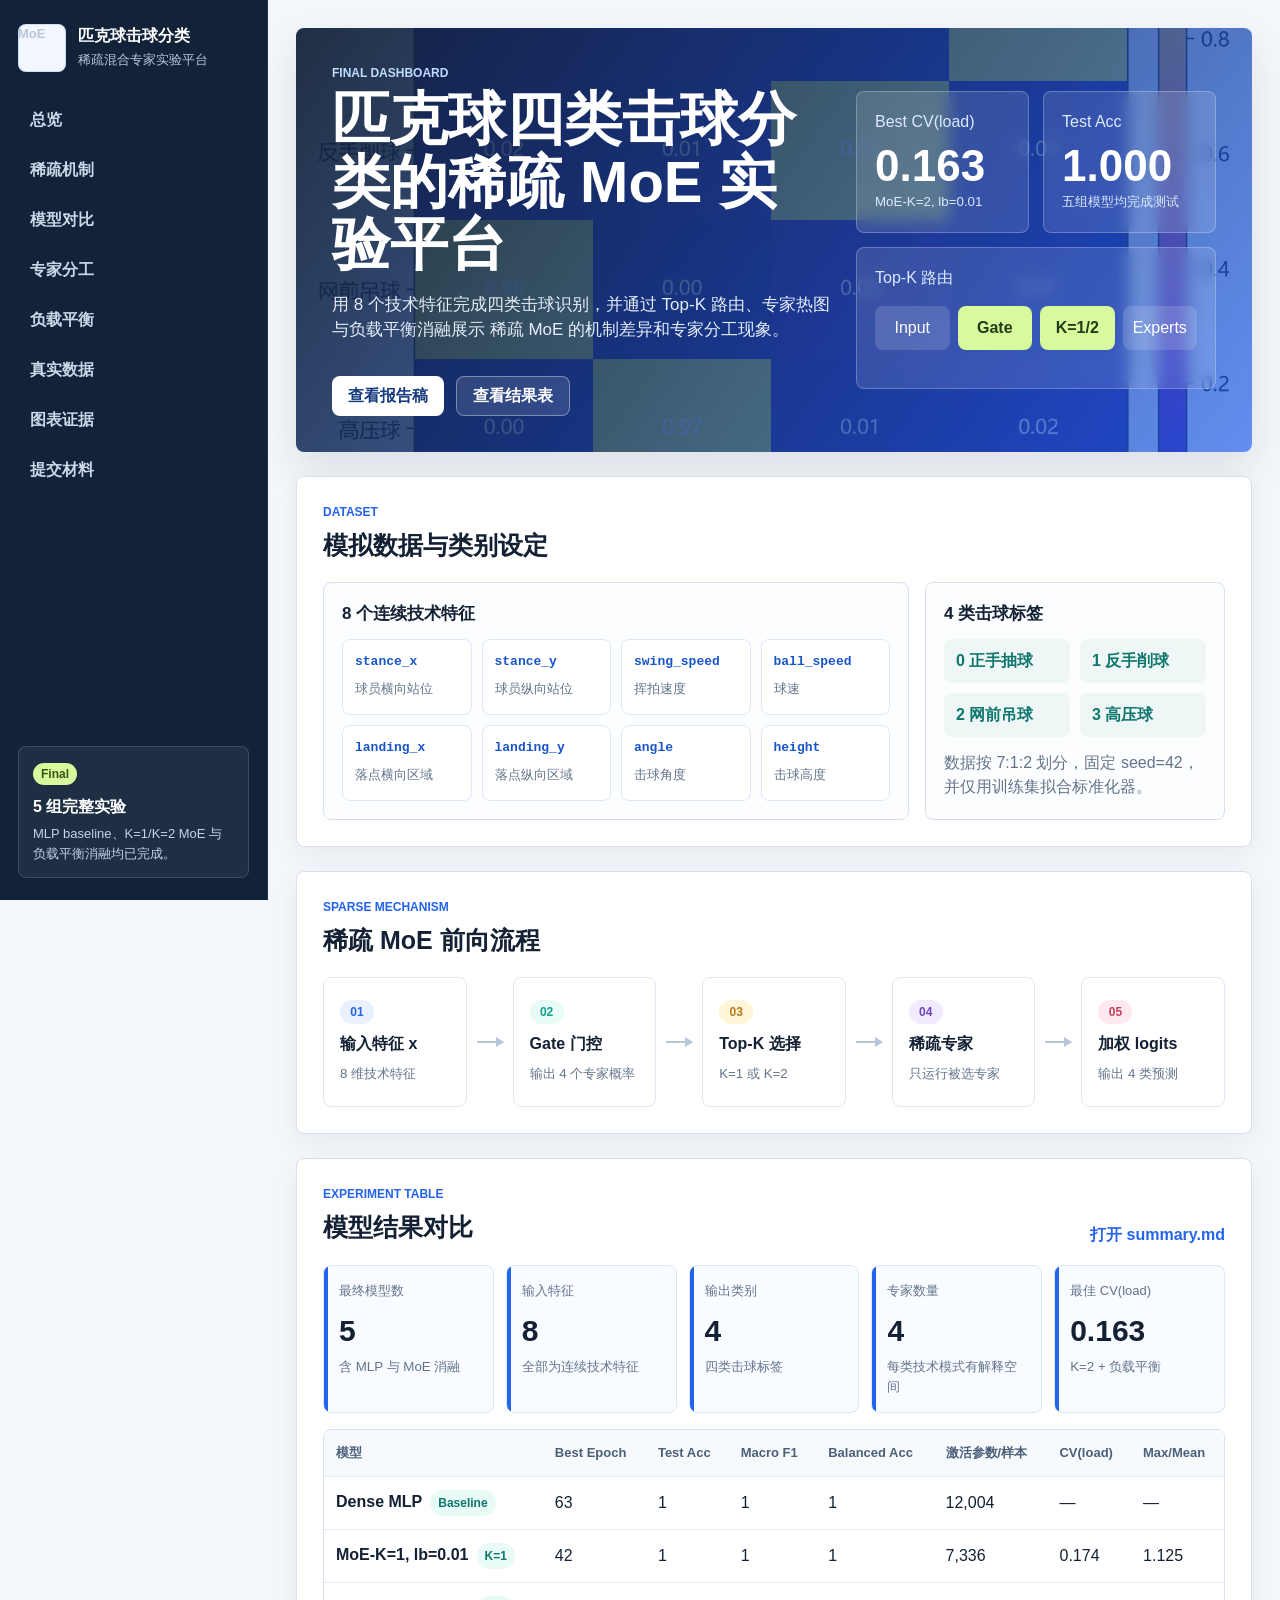
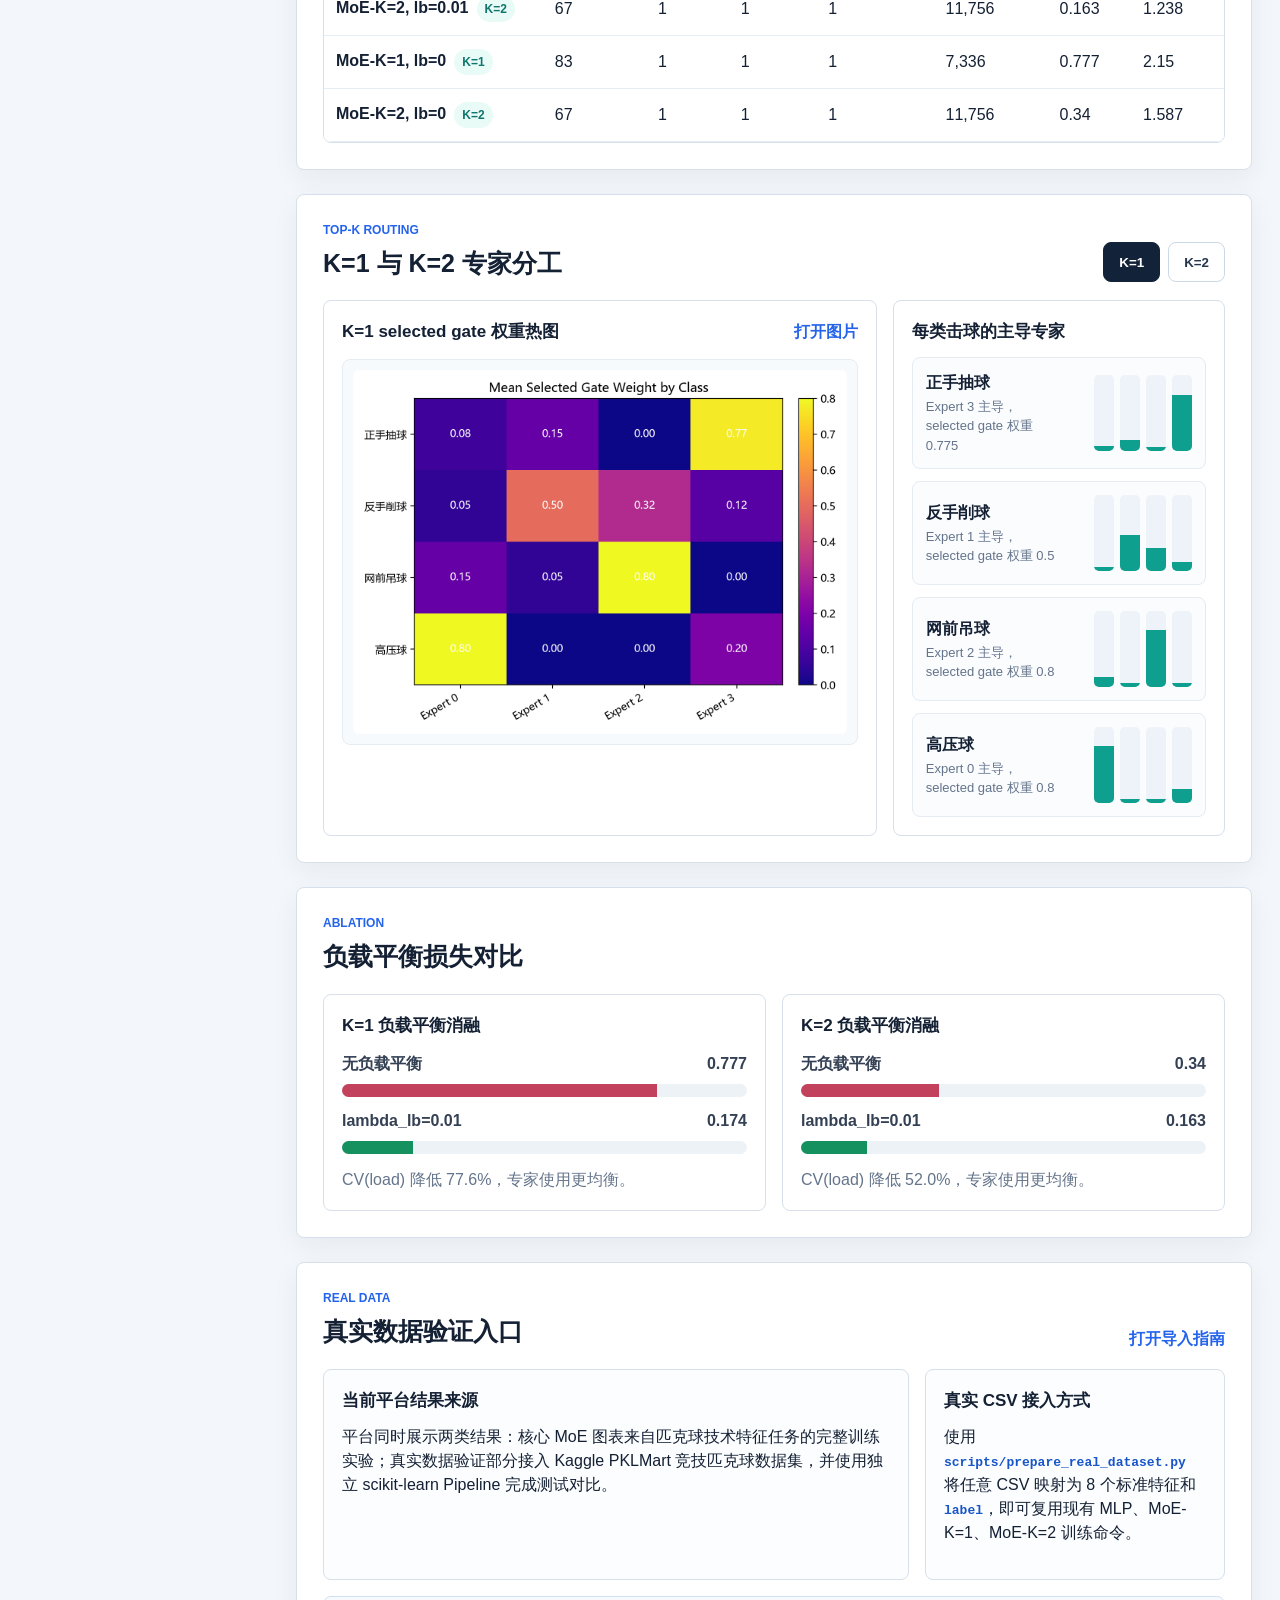
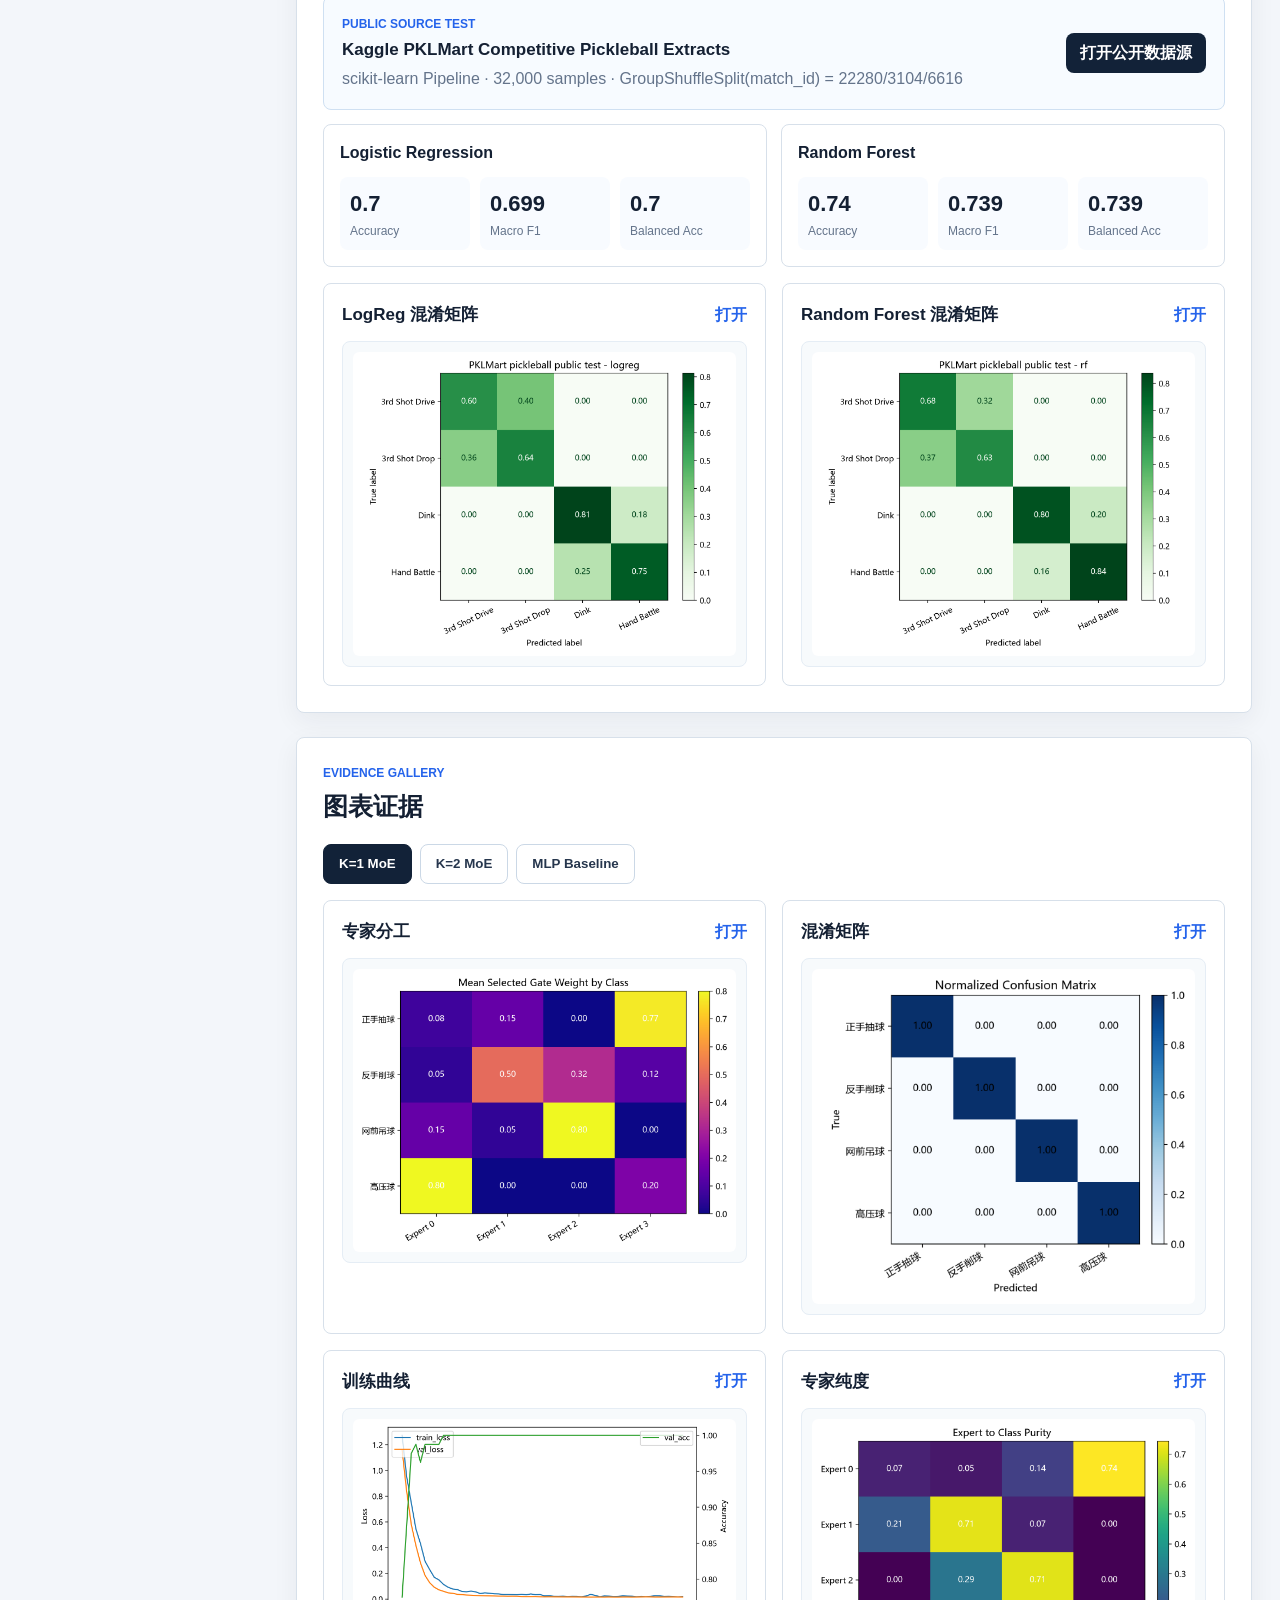
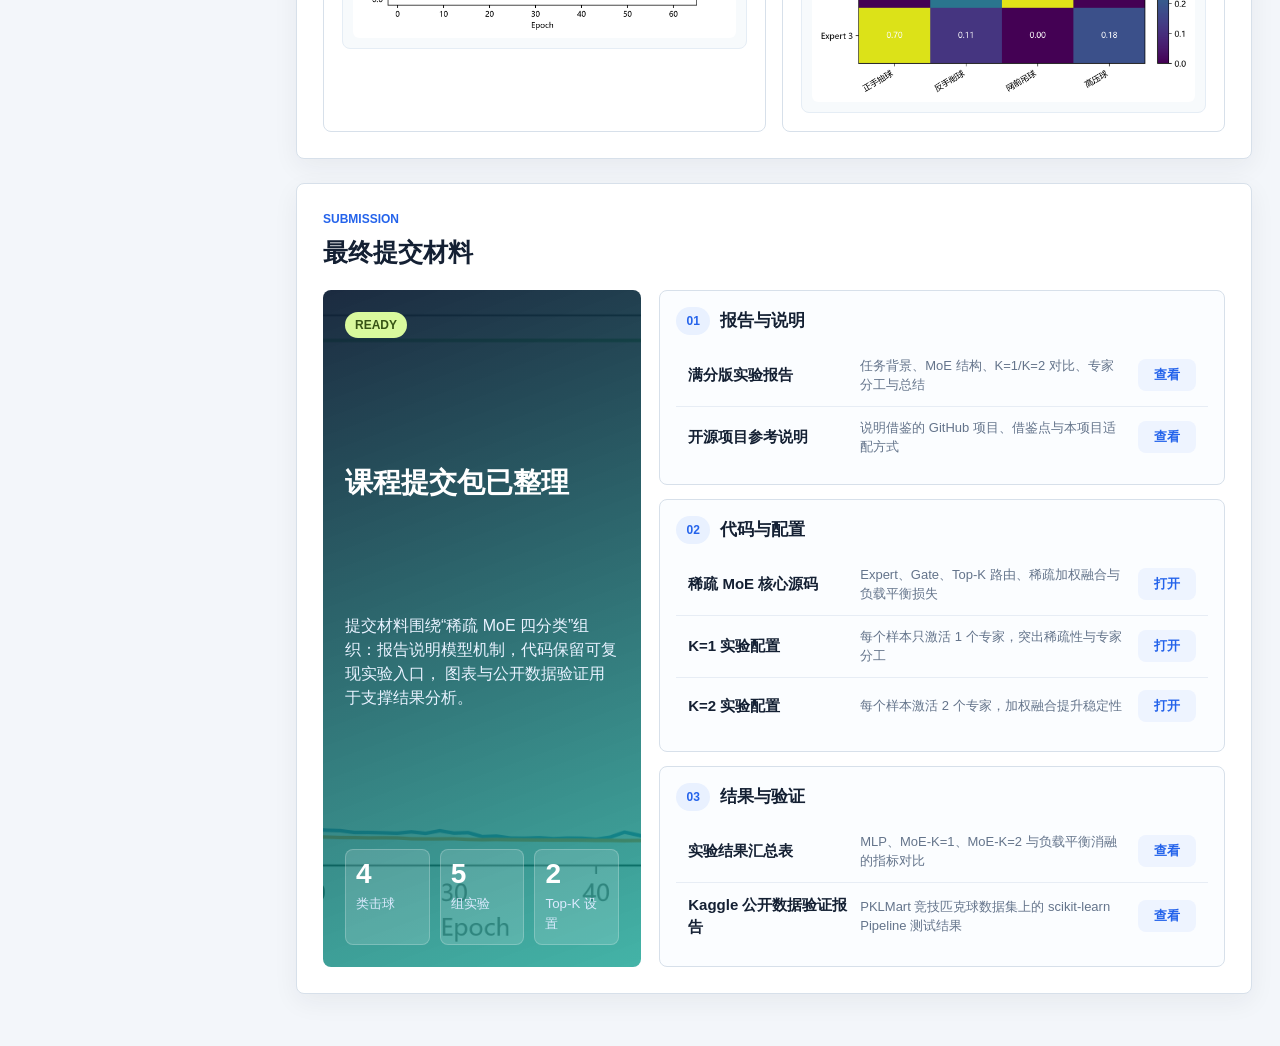
<file: platform/index.html>
<!doctype html>
<html lang="zh-CN">
  <head>
    <meta charset="utf-8" />
    <meta name="viewport" content="width=device-width, initial-scale=1" />
    <title>匹克球稀疏 MoE 实验平台</title>
    <link rel="stylesheet" href="styles.css?v=doc-fallback-2" />
  </head>
  <body>
    <aside class="sidebar" aria-label="平台导航">
      <div class="brand">
        <span class="brand-mark">MoE</span>
        <div>
          <strong>匹克球击球分类</strong>
          <span>稀疏混合专家实验平台</span>
        </div>
      </div>
      <nav>
        <a href="#overview">总览</a>
        <a href="#pipeline">稀疏机制</a>
        <a href="#models">模型对比</a>
        <a href="#routing">专家分工</a>
        <a href="#balance">负载平衡</a>
        <a href="#realdata">真实数据</a>
        <a href="#figures">图表证据</a>
        <a href="#artifacts">提交材料</a>
      </nav>
      <div class="sidebar-note">
        <span>Final</span>
        <strong>5 组完整实验</strong>
        <p>MLP baseline、K=1/K=2 MoE 与负载平衡消融均已完成。</p>
      </div>
    </aside>

    <main class="main">
      <section id="overview" class="hero-band">
        <div class="hero-copy">
          <div class="eyebrow">Final Dashboard</div>
          <h1>匹克球四类击球分类的稀疏 MoE 实验平台</h1>
          <p>
            用 8 个技术特征完成四类击球识别，并通过 Top-K 路由、专家热图与负载平衡消融展示
            稀疏 MoE 的机制差异和专家分工现象。
          </p>
          <div class="hero-actions">
            <a href="doc.html?viewer=2&amp;src=../docs/final_report_full_score.md&amp;title=满分版报告稿">查看报告稿</a>
            <a href="doc.html?viewer=2&amp;src=../runs/summary.md&amp;title=实验汇总表">查看结果表</a>
          </div>
        </div>
        <div class="hero-dashboard" aria-label="关键实验指标">
          <div class="hero-score">
            <span>Best CV(load)</span>
            <strong>0.163</strong>
            <small>MoE-K=2, lb=0.01</small>
          </div>
          <div class="hero-score">
            <span>Test Acc</span>
            <strong>1.000</strong>
            <small>五组模型均完成测试</small>
          </div>
          <div class="hero-score wide">
            <span>Top-K 路由</span>
            <div class="route-mini">
              <i>Input</i>
              <b>Gate</b>
              <b>K=1/2</b>
              <i>Experts</i>
            </div>
          </div>
        </div>
      </section>

      <section class="section">
        <div class="section-heading">
          <div>
            <p>Dataset</p>
            <h2>模拟数据与类别设定</h2>
          </div>
        </div>
        <div class="overview-grid">
          <article class="surface">
            <h3>8 个连续技术特征</h3>
            <div class="feature-grid" id="featureGrid"></div>
          </article>
          <article class="surface insight-card">
            <h3>4 类击球标签</h3>
            <div class="label-chips">
              <span>0 正手抽球</span>
              <span>1 反手削球</span>
              <span>2 网前吊球</span>
              <span>3 高压球</span>
            </div>
            <p>数据按 7:1:2 划分，固定 seed=42，并仅用训练集拟合标准化器。</p>
          </article>
        </div>
      </section>

      <section id="pipeline" class="section">
        <div class="section-heading">
          <div>
            <p>Sparse Mechanism</p>
            <h2>稀疏 MoE 前向流程</h2>
          </div>
        </div>
        <div class="pipeline" aria-label="MoE 前向流程图">
          <div class="pipe-node input"><span>01</span><strong>输入特征 x</strong><small>8 维技术特征</small></div>
          <div class="pipe-arrow"></div>
          <div class="pipe-node gate"><span>02</span><strong>Gate 门控</strong><small>输出 4 个专家概率</small></div>
          <div class="pipe-arrow"></div>
          <div class="pipe-node topk"><span>03</span><strong>Top-K 选择</strong><small>K=1 或 K=2</small></div>
          <div class="pipe-arrow"></div>
          <div class="pipe-node experts"><span>04</span><strong>稀疏专家</strong><small>只运行被选专家</small></div>
          <div class="pipe-arrow"></div>
          <div class="pipe-node logits"><span>05</span><strong>加权 logits</strong><small>输出 4 类预测</small></div>
        </div>
      </section>

      <section id="models" class="section">
        <div class="section-heading">
          <div>
            <p>Experiment Table</p>
            <h2>模型结果对比</h2>
          </div>
          <a class="ghost-link" href="doc.html?viewer=2&amp;src=../runs/summary.md&amp;title=实验汇总表">打开 summary.md</a>
        </div>
        <div class="metrics-strip" id="topMetrics"></div>
        <div class="table-wrap">
          <table id="resultsTable">
            <thead>
              <tr>
                <th>模型</th>
                <th>Best Epoch</th>
                <th>Test Acc</th>
                <th>Macro F1</th>
                <th>Balanced Acc</th>
                <th>激活参数/样本</th>
                <th>CV(load)</th>
                <th>Max/Mean</th>
              </tr>
            </thead>
            <tbody></tbody>
          </table>
        </div>
      </section>

      <section id="routing" class="section">
        <div class="section-heading">
          <div>
            <p>Top-K Routing</p>
            <h2>K=1 与 K=2 专家分工</h2>
          </div>
          <div class="segmented" role="tablist" aria-label="专家分工视图">
            <button class="segment active" data-routing="k1" type="button">K=1</button>
            <button class="segment" data-routing="k2" type="button">K=2</button>
          </div>
        </div>
        <div class="routing-grid">
          <article class="image-panel">
            <div class="panel-title">
              <h3 id="routingTitle">K=1 selected gate 权重热图</h3>
              <a id="routingImageLink" href="#" target="_blank" rel="noreferrer">打开图片</a>
            </div>
            <div class="image-frame">
              <img id="routingImage" src="" alt="专家分工热图" />
            </div>
          </article>
          <article class="data-panel">
            <h3>每类击球的主导专家</h3>
            <div id="dominantExperts" class="dominant-list"></div>
          </article>
        </div>
      </section>

      <section id="balance" class="section">
        <div class="section-heading">
          <div>
            <p>Ablation</p>
            <h2>负载平衡损失对比</h2>
          </div>
        </div>
        <div class="balance-grid" id="balanceCards"></div>
      </section>

      <section id="realdata" class="section">
        <div class="section-heading">
          <div>
            <p>Real Data</p>
            <h2>真实数据验证入口</h2>
          </div>
          <a class="ghost-link" href="doc.html?viewer=2&amp;src=../docs/real_data_guide.md&amp;title=真实数据导入指南">打开导入指南</a>
        </div>
        <div class="overview-grid">
          <article class="surface">
            <h3>当前平台结果来源</h3>
            <p>
              平台同时展示两类结果：核心 MoE 图表来自匹克球技术特征任务的完整训练实验；真实数据验证部分接入
              Kaggle PKLMart 竞技匹克球数据集，并使用独立 scikit-learn Pipeline 完成测试对比。
            </p>
          </article>
          <article class="surface">
            <h3>真实 CSV 接入方式</h3>
            <p>
              使用 <code>scripts/prepare_real_dataset.py</code> 将任意 CSV 映射为 8 个标准特征和
              <code>label</code>，即可复用现有 MLP、MoE-K=1、MoE-K=2 训练命令。
            </p>
          </article>
        </div>
        <div class="public-source-card">
          <div>
            <p>Public Source Test</p>
            <h3 id="publicSourceName">SCORE Grand Slam Tennis Shot-Level Data</h3>
            <span id="publicMethod">scikit-learn Pipeline</span>
          </div>
          <a id="publicSourceLink" href="#" target="_blank" rel="noreferrer">打开公开数据源</a>
        </div>
        <div class="public-results-grid" id="publicResults"></div>
        <div class="figure-grid public-figures" id="publicFigures"></div>
      </section>

      <section id="figures" class="section">
        <div class="section-heading">
          <div>
            <p>Evidence Gallery</p>
            <h2>图表证据</h2>
          </div>
        </div>
        <div class="figure-tabs" id="figureTabs"></div>
        <div class="figure-grid" id="figureGrid"></div>
      </section>

      <section id="artifacts" class="section">
        <div class="section-heading">
          <div>
            <p>Submission</p>
            <h2>最终提交材料</h2>
          </div>
        </div>
        <div class="submission-panel">
          <article class="submission-summary">
            <span class="submission-tag">Ready</span>
            <h3>课程提交包已整理</h3>
            <p>
              提交材料围绕“稀疏 MoE 四分类”组织：报告说明模型机制，代码保留可复现实验入口，
              图表与公开数据验证用于支撑结果分析。
            </p>
            <div class="submission-stats" aria-label="提交材料概览">
              <span><strong>4</strong><small>类击球</small></span>
              <span><strong>5</strong><small>组实验</small></span>
              <span><strong>2</strong><small>Top-K 设置</small></span>
            </div>
          </article>

          <div class="submission-list" aria-label="最终提交材料列表">
            <section class="submission-group">
              <div class="submission-group-title">
                <span>01</span>
                <h3>报告与说明</h3>
              </div>
              <a class="submission-row" href="doc.html?viewer=2&amp;src=../docs/final_report_full_score.md&amp;title=满分版报告稿">
                <strong>满分版实验报告</strong>
                <span>任务背景、MoE 结构、K=1/K=2 对比、专家分工与总结</span>
                <b>查看</b>
              </a>
              <a class="submission-row" href="doc.html?viewer=2&amp;src=../docs/github_references.md&amp;title=GitHub 参考说明">
                <strong>开源项目参考说明</strong>
                <span>说明借鉴的 GitHub 项目、借鉴点与本项目适配方式</span>
                <b>查看</b>
              </a>
            </section>

            <section class="submission-group">
              <div class="submission-group-title">
                <span>02</span>
                <h3>代码与配置</h3>
              </div>
              <a class="submission-row" href="../src/pickleball_moe/models/moe.py">
                <strong>稀疏 MoE 核心源码</strong>
                <span>Expert、Gate、Top-K 路由、稀疏加权融合与负载平衡损失</span>
                <b>打开</b>
              </a>
              <a class="submission-row" href="../configs/moe_k1.yaml">
                <strong>K=1 实验配置</strong>
                <span>每个样本只激活 1 个专家，突出稀疏性与专家分工</span>
                <b>打开</b>
              </a>
              <a class="submission-row" href="../configs/moe_k2.yaml">
                <strong>K=2 实验配置</strong>
                <span>每个样本激活 2 个专家，加权融合提升稳定性</span>
                <b>打开</b>
              </a>
            </section>

            <section class="submission-group">
              <div class="submission-group-title">
                <span>03</span>
                <h3>结果与验证</h3>
              </div>
              <a class="submission-row" href="doc.html?viewer=2&amp;src=../runs/summary.md&amp;title=实验汇总表">
                <strong>实验结果汇总表</strong>
                <span>MLP、MoE-K=1、MoE-K=2 与负载平衡消融的指标对比</span>
                <b>查看</b>
              </a>
              <a class="submission-row" href="doc.html?viewer=2&amp;src=../docs/pklmart_public_test_report.md&amp;title=PKLMart 公开数据测试报告">
                <strong>Kaggle 公开数据验证报告</strong>
                <span>PKLMart 竞技匹克球数据集上的 scikit-learn Pipeline 测试结果</span>
                <b>查看</b>
              </a>
            </section>
          </div>
        </div>
      </section>
    </main>

    <script src="data.js?v=doc-fallback-2"></script>
    <script src="app.js?v=doc-fallback-2"></script>
  </body>
</html>
</file>
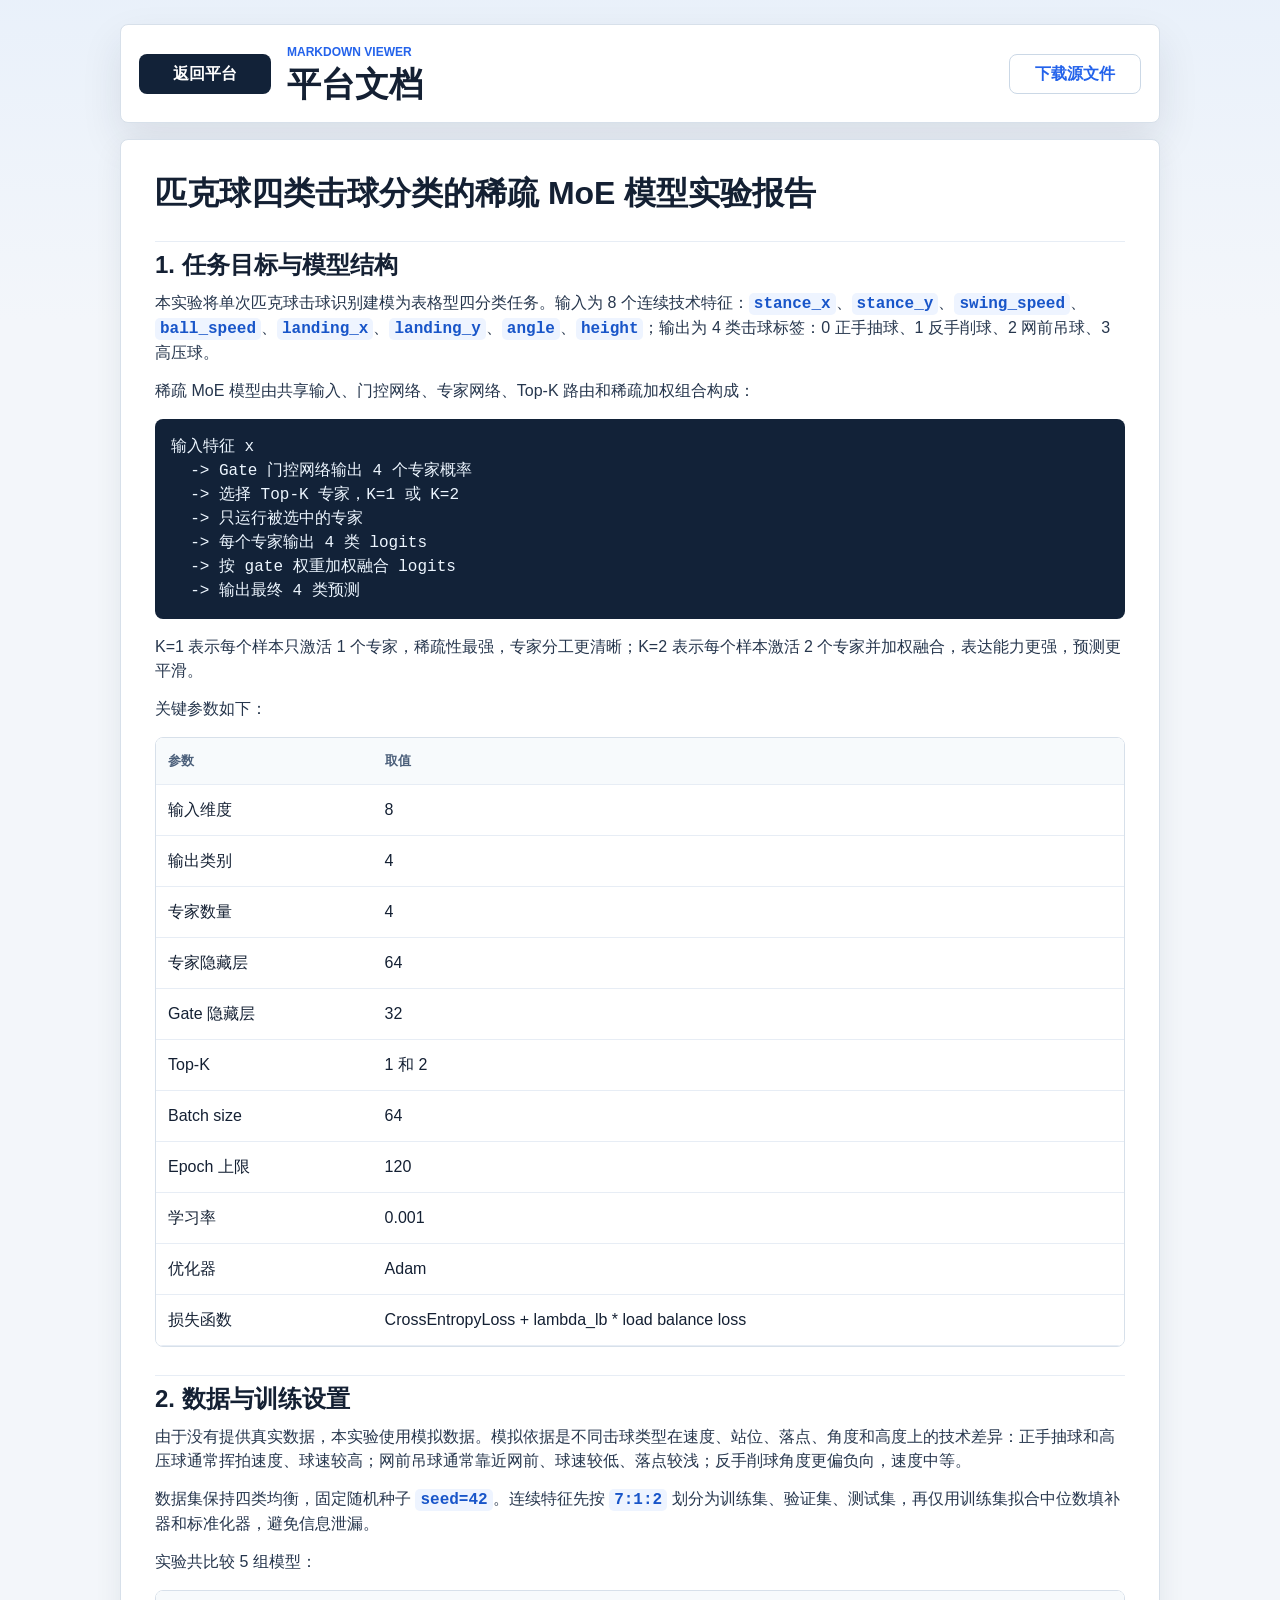
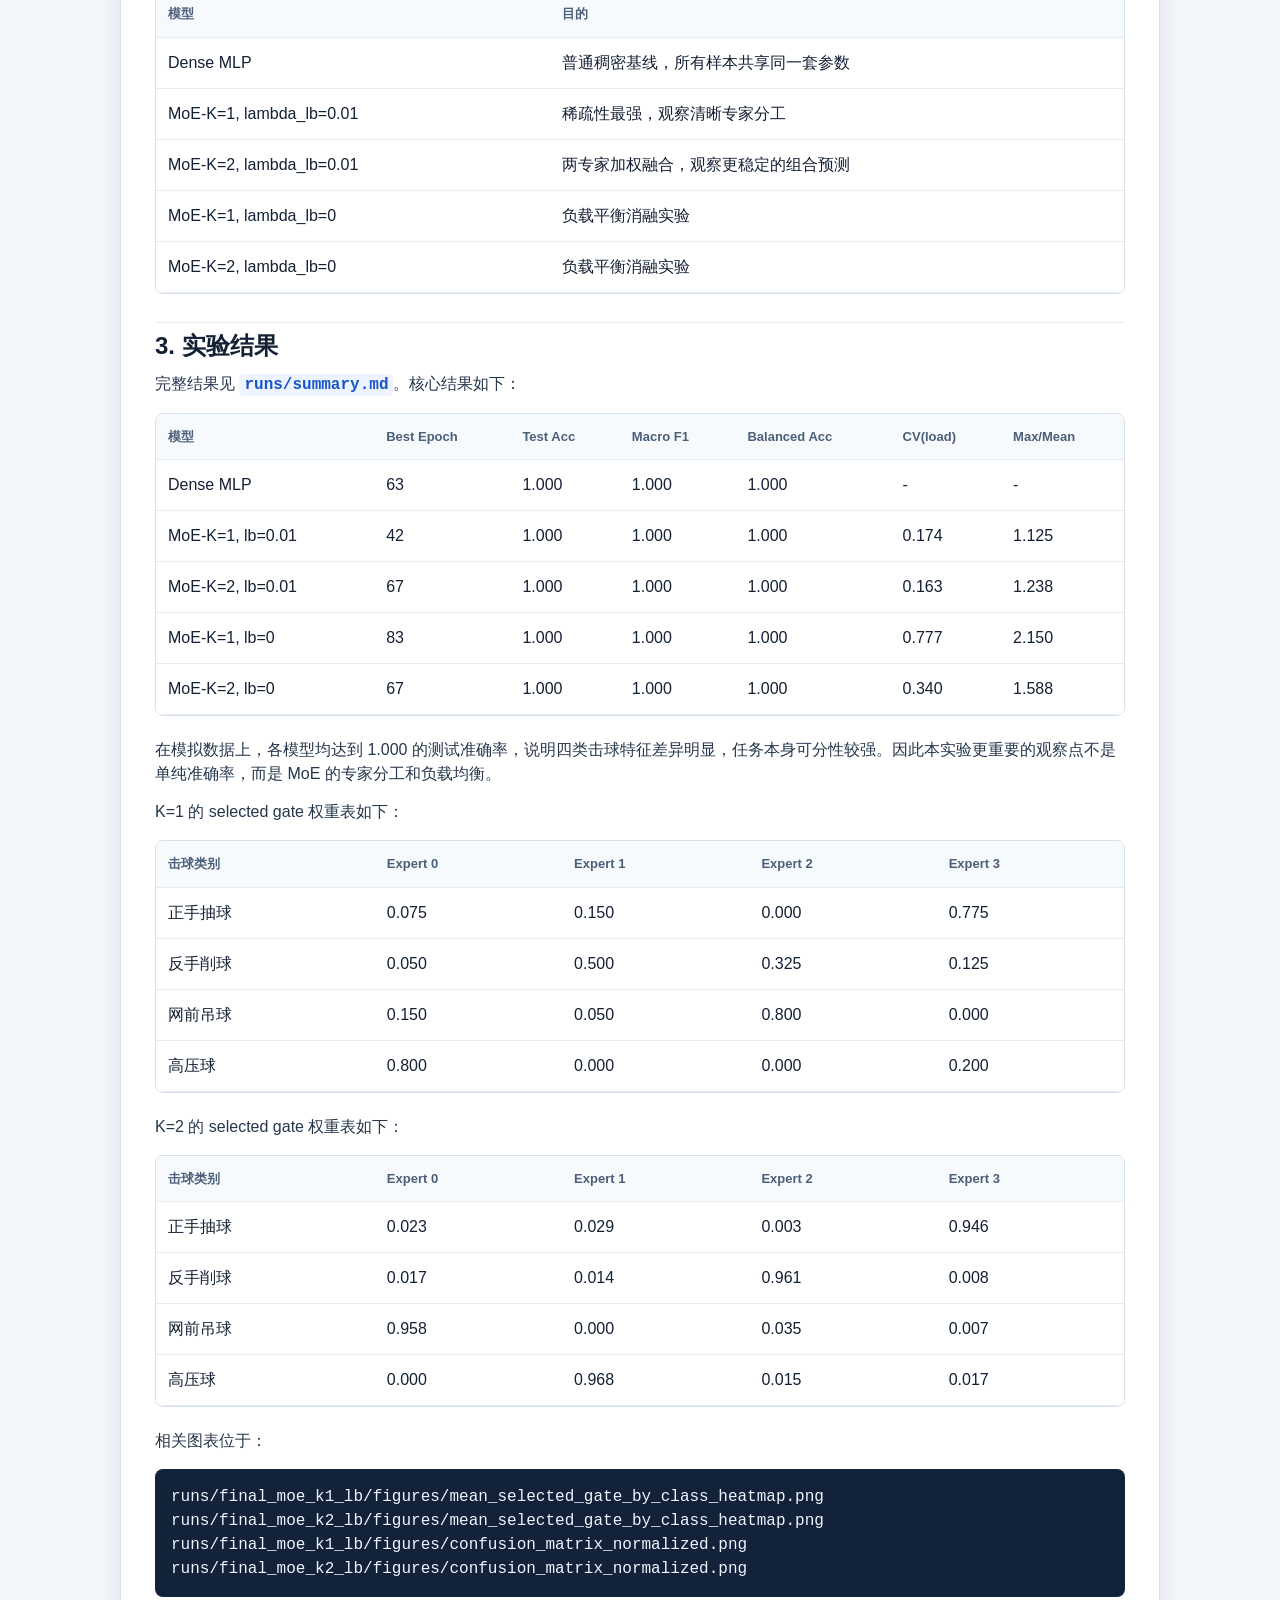
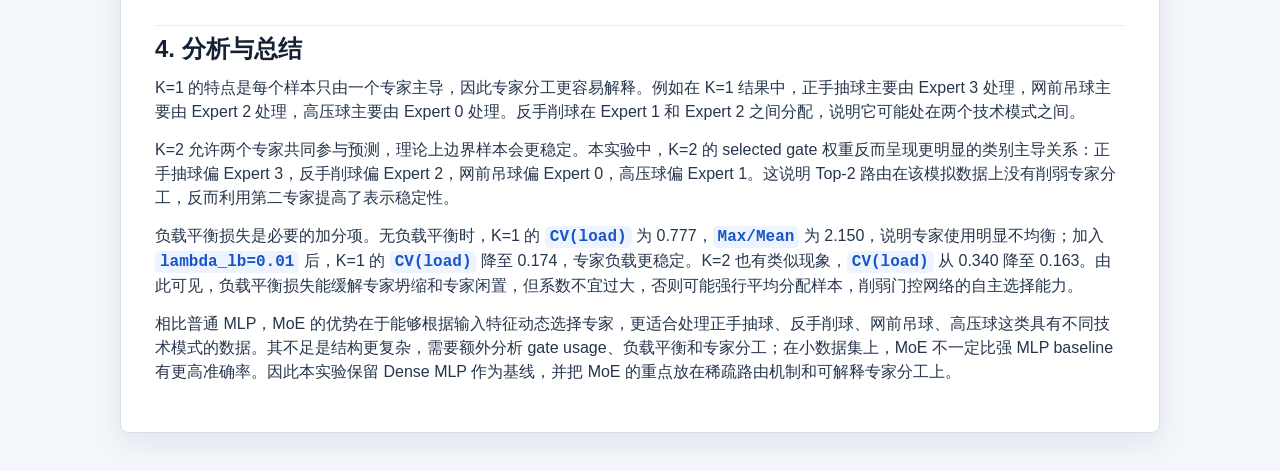
<file: platform/doc.html>
<!doctype html>
<html lang="zh-CN">
  <head>
    <meta charset="utf-8" />
    <meta name="viewport" content="width=device-width, initial-scale=1" />
    <title>平台文档查看器</title>
    <link rel="stylesheet" href="styles.css?v=doc-fallback-2" />
  </head>
  <body class="doc-page">
    <main class="doc-shell">
      <header class="doc-topbar">
        <a class="doc-back" href="index.html">返回平台</a>
        <div>
          <p>Markdown Viewer</p>
          <h1 id="docTitle">平台文档</h1>
        </div>
        <a id="rawLink" class="doc-raw" href="#" download>下载源文件</a>
      </header>

      <article id="docContent" class="doc-content" aria-live="polite">
        <p class="doc-loading">正在读取文档...</p>
      </article>
    </main>

    <script src="doc.js?v=doc-fallback-2"></script>
  </body>
</html>
</file>
<file: platform/styles.css>
:root {
  --bg: #f3f6fa;
  --panel: #ffffff;
  --ink: #142033;
  --muted: #64748b;
  --soft: #eef3f8;
  --line: #d7e0ea;
  --nav: #122238;
  --blue: #2463eb;
  --teal: #0f9f8f;
  --green: #15905f;
  --amber: #b7791f;
  --rose: #c2415d;
  --violet: #7047b8;
  --shadow: 0 18px 40px rgba(30, 41, 59, 0.1);
}

* {
  box-sizing: border-box;
}

html {
  scroll-behavior: smooth;
}

body {
  margin: 0;
  background: var(--bg);
  color: var(--ink);
  font-family:
    "Microsoft YaHei",
    "Segoe UI",
    Arial,
    sans-serif;
  line-height: 1.5;
}

body.doc-page {
  min-height: 100vh;
  background:
    linear-gradient(180deg, rgba(232, 240, 250, 0.9), rgba(243, 246, 250, 1) 320px),
    var(--bg);
}

a {
  color: inherit;
}

.sidebar {
  position: fixed;
  inset: 0 auto 0 0;
  width: 268px;
  padding: 22px 18px;
  background: var(--nav);
  color: #fff;
  display: flex;
  flex-direction: column;
  gap: 26px;
  border-right: 1px solid rgba(255, 255, 255, 0.08);
}

.brand {
  display: flex;
  gap: 12px;
  align-items: center;
}

.brand-mark {
  display: grid;
  width: 48px;
  height: 48px;
  place-items: center;
  border-radius: 8px;
  background: #f2f7ff;
  color: var(--blue);
  font-weight: 900;
  box-shadow: inset 0 0 0 1px rgba(36, 99, 235, 0.18);
}

.brand strong,
.brand span {
  display: block;
}

.brand span {
  margin-top: 2px;
  color: #b8c6d9;
  font-size: 13px;
}

nav {
  display: grid;
  gap: 6px;
}

nav a {
  color: #cbd7e8;
  text-decoration: none;
  padding: 10px 12px;
  border-radius: 8px;
  font-weight: 700;
}

nav a:hover,
nav a:focus {
  background: rgba(255, 255, 255, 0.1);
  color: #fff;
}

.sidebar-note {
  margin-top: auto;
  padding: 14px;
  border-radius: 8px;
  border: 1px solid rgba(255, 255, 255, 0.14);
  background: rgba(255, 255, 255, 0.06);
}

.sidebar-note span {
  display: inline-flex;
  padding: 2px 8px;
  border-radius: 999px;
  background: #d9f99d;
  color: #365314;
  font-size: 12px;
  font-weight: 900;
}

.sidebar-note strong {
  display: block;
  margin-top: 10px;
}

.sidebar-note p {
  margin: 5px 0 0;
  color: #c4d2e5;
  font-size: 13px;
}

.main {
  margin-left: 268px;
  padding: 28px;
}

.hero-band,
.section {
  max-width: 1240px;
  margin: 0 auto 24px;
}

.hero-band {
  display: grid;
  grid-template-columns: minmax(0, 1.2fr) minmax(360px, 0.8fr);
  gap: 22px;
  align-items: stretch;
  min-height: 420px;
  padding: 36px;
  border-radius: 8px;
  background:
    linear-gradient(125deg, rgba(18, 34, 56, 0.94), rgba(36, 99, 235, 0.72)),
    url("../runs/final_moe_k2_lb/figures/mean_selected_gate_by_class_heatmap.png") center / cover;
  color: #fff;
  box-shadow: var(--shadow);
  overflow: hidden;
}

.hero-copy {
  display: flex;
  flex-direction: column;
  justify-content: center;
  max-width: 760px;
}

.eyebrow,
.section-heading p {
  margin: 0 0 6px;
  color: var(--blue);
  font-weight: 900;
  font-size: 12px;
  letter-spacing: 0;
  text-transform: uppercase;
}

.hero-band .eyebrow {
  color: #bfdbfe;
}

h1,
h2,
h3,
p {
  margin-top: 0;
}

h1 {
  margin-bottom: 16px;
  font-size: clamp(34px, 5vw, 58px);
  line-height: 1.08;
  letter-spacing: 0;
}

h2 {
  margin-bottom: 0;
  font-size: 25px;
}

h3 {
  margin-bottom: 12px;
  font-size: 17px;
}

.hero-copy p {
  max-width: 720px;
  color: #e5eefb;
  font-size: 17px;
}

.hero-actions {
  display: flex;
  gap: 12px;
  flex-wrap: wrap;
  margin-top: 16px;
}

.hero-actions a {
  display: inline-flex;
  align-items: center;
  justify-content: center;
  min-height: 40px;
  padding: 0 16px;
  border-radius: 8px;
  background: #fff;
  color: #173b80;
  text-decoration: none;
  font-weight: 900;
}

.hero-actions a + a {
  background: rgba(255, 255, 255, 0.12);
  color: #fff;
  border: 1px solid rgba(255, 255, 255, 0.36);
}

.hero-dashboard {
  display: grid;
  grid-template-columns: repeat(2, minmax(0, 1fr));
  gap: 14px;
  align-content: center;
}

.hero-score {
  min-height: 142px;
  padding: 18px;
  border-radius: 8px;
  border: 1px solid rgba(255, 255, 255, 0.24);
  background: rgba(255, 255, 255, 0.12);
  backdrop-filter: blur(8px);
}

.hero-score.wide {
  grid-column: 1 / -1;
}

.hero-score span,
.hero-score small {
  display: block;
  color: #dbeafe;
}

.hero-score strong {
  display: block;
  margin: 10px 0 4px;
  font-size: 44px;
  line-height: 1;
}

.route-mini {
  display: grid;
  grid-template-columns: repeat(4, minmax(0, 1fr));
  gap: 8px;
  margin-top: 16px;
}

.route-mini i,
.route-mini b {
  min-height: 44px;
  display: grid;
  place-items: center;
  border-radius: 8px;
  font-style: normal;
  background: rgba(255, 255, 255, 0.14);
}

.route-mini b {
  background: #d9f99d;
  color: #1f3d18;
}

.section {
  padding: 26px;
  background: var(--panel);
  border: 1px solid var(--line);
  border-radius: 8px;
  box-shadow: 0 8px 26px rgba(30, 41, 59, 0.06);
}

.section-heading {
  display: flex;
  justify-content: space-between;
  align-items: flex-end;
  gap: 16px;
  margin-bottom: 18px;
}

.overview-grid,
.routing-grid,
.balance-grid,
.figure-grid,
.artifact-grid {
  display: grid;
  gap: 16px;
}

.overview-grid {
  grid-template-columns: minmax(0, 1.35fr) minmax(300px, 0.65fr);
}

.surface,
.data-panel,
.image-panel,
.balance-card,
.figure-card,
.artifact {
  border: 1px solid var(--line);
  border-radius: 8px;
  padding: 18px;
  background: #fff;
}

.surface {
  background: #fbfdff;
}

.feature-grid {
  display: grid;
  grid-template-columns: repeat(4, minmax(0, 1fr));
  gap: 10px;
}

.feature-item {
  display: grid;
  gap: 4px;
  min-height: 76px;
  padding: 12px;
  border: 1px solid #dfe8f2;
  border-radius: 8px;
  background: #fff;
}

code {
  color: #1855c9;
  font-weight: 900;
}

.feature-item span {
  color: var(--muted);
  font-size: 13px;
}

.label-chips {
  display: grid;
  grid-template-columns: repeat(2, minmax(0, 1fr));
  gap: 10px;
  margin-bottom: 14px;
}

.label-chips span {
  padding: 10px 12px;
  border-radius: 8px;
  background: #eef7f5;
  color: #0f766e;
  font-weight: 800;
}

.insight-card p {
  color: var(--muted);
  margin-bottom: 0;
}

.pipeline {
  display: grid;
  grid-template-columns: minmax(130px, 1fr) 26px minmax(130px, 1fr) 26px minmax(130px, 1fr) 26px minmax(130px, 1fr) 26px minmax(130px, 1fr);
  align-items: stretch;
  gap: 10px;
}

.pipe-node {
  min-height: 130px;
  display: grid;
  align-content: center;
  gap: 8px;
  padding: 16px;
  border-radius: 8px;
  border: 1px solid #dfe8f2;
  background: #fff;
}

.pipe-node span {
  width: 34px;
  height: 24px;
  display: grid;
  place-items: center;
  border-radius: 999px;
  background: #e9f1ff;
  color: var(--blue);
  font-size: 12px;
  font-weight: 900;
}

.pipe-node small {
  color: var(--muted);
}

.pipe-node.gate span {
  background: #e9fbf6;
  color: var(--teal);
}

.pipe-node.topk span {
  background: #fff5d8;
  color: var(--amber);
}

.pipe-node.experts span {
  background: #f2eafe;
  color: var(--violet);
}

.pipe-node.logits span {
  background: #ffe9ef;
  color: var(--rose);
}

.pipe-arrow {
  align-self: center;
  height: 2px;
  background: #b7c6d8;
  position: relative;
}

.pipe-arrow::after {
  content: "";
  position: absolute;
  right: -1px;
  top: -4px;
  border-left: 8px solid #b7c6d8;
  border-top: 5px solid transparent;
  border-bottom: 5px solid transparent;
}

.metrics-strip {
  display: grid;
  grid-template-columns: repeat(5, minmax(0, 1fr));
  gap: 12px;
  margin-bottom: 16px;
}

.metric-card {
  min-height: 118px;
  padding: 15px;
  border-radius: 8px;
  border: 1px solid #dbe7f4;
  background: #f8fbff;
  position: relative;
  overflow: hidden;
}

.metric-card::before {
  content: "";
  position: absolute;
  inset: 0 auto 0 0;
  width: 4px;
  background: var(--blue);
}

.metric-card span {
  display: block;
  color: var(--muted);
  font-size: 13px;
}

.metric-card strong {
  display: block;
  margin-top: 8px;
  font-size: 30px;
}

.metric-card small {
  display: block;
  color: var(--muted);
  margin-top: 4px;
}

.ghost-link,
.panel-title a {
  color: var(--blue);
  text-decoration: none;
  font-weight: 900;
}

.table-wrap {
  overflow-x: auto;
  border: 1px solid var(--line);
  border-radius: 8px;
}

table {
  width: 100%;
  border-collapse: collapse;
  min-width: 900px;
  background: #fff;
}

th,
td {
  text-align: left;
  padding: 13px 12px;
  border-bottom: 1px solid #e7edf5;
}

th {
  color: #4b5f7a;
  font-size: 13px;
  background: #f7fafc;
}

tbody tr:hover {
  background: #f8fbff;
}

.model-badge {
  display: inline-flex;
  padding: 4px 8px;
  border-radius: 999px;
  margin-left: 8px;
  color: #0f766e;
  background: #e9fbf6;
  font-size: 12px;
  font-weight: 900;
}

.segmented,
.figure-tabs {
  display: flex;
  gap: 8px;
  flex-wrap: wrap;
}

.segment,
.figure-tab {
  border: 1px solid #cbd8e6;
  background: #fff;
  color: #26364d;
  min-height: 40px;
  padding: 0 15px;
  border-radius: 8px;
  font-weight: 900;
  cursor: pointer;
}

.segment.active,
.figure-tab.active {
  background: var(--nav);
  border-color: var(--nav);
  color: #fff;
}

.routing-grid {
  grid-template-columns: minmax(0, 1.25fr) minmax(330px, 0.75fr);
}

.panel-title {
  display: flex;
  justify-content: space-between;
  gap: 12px;
  align-items: center;
  margin-bottom: 14px;
}

.panel-title h3 {
  margin-bottom: 0;
}

.image-frame {
  padding: 10px;
  border-radius: 8px;
  background: #f7fafc;
  border: 1px solid #e5edf5;
}

img {
  max-width: 100%;
  height: auto;
  display: block;
  border-radius: 6px;
  background: #fff;
}

.dominant-list {
  display: grid;
  gap: 12px;
}

.dominant-item {
  display: grid;
  grid-template-columns: 1fr 118px;
  gap: 12px;
  align-items: center;
  padding: 13px;
  border: 1px solid #e4ebf3;
  border-radius: 8px;
  background: #fbfcfe;
}

.dominant-item strong,
.dominant-item span {
  display: block;
}

.dominant-item span {
  color: var(--muted);
  font-size: 13px;
  margin-top: 2px;
}

.mini-bars {
  display: flex;
  align-items: flex-end;
  justify-content: flex-end;
  gap: 6px;
  height: 76px;
}

.mini-bars span {
  display: flex;
  align-items: flex-end;
  width: 20px;
  height: 76px;
  background: #edf3f8;
  border-radius: 5px;
  overflow: hidden;
}

.mini-bars i {
  width: 100%;
  background: var(--teal);
}

.balance-grid {
  grid-template-columns: repeat(2, minmax(0, 1fr));
}

.balance-card h3 {
  margin-bottom: 14px;
}

.balance-row {
  display: flex;
  justify-content: space-between;
  color: #344054;
  font-weight: 800;
  margin-top: 12px;
}

.bar-track {
  height: 13px;
  margin-top: 8px;
  background: #edf2f7;
  border-radius: 999px;
  overflow: hidden;
}

.bar-track i {
  display: block;
  height: 100%;
  background: var(--rose);
}

.bar-track.improved i {
  background: var(--green);
}

.balance-card p {
  margin: 14px 0 0;
  color: var(--muted);
}

.figure-tabs {
  margin-bottom: 16px;
}

.figure-grid {
  grid-template-columns: repeat(2, minmax(0, 1fr));
}

.figure-card {
  transition:
    border-color 0.2s,
    box-shadow 0.2s,
    transform 0.2s;
}

.figure-card:hover {
  border-color: #b8c9dd;
  box-shadow: 0 12px 28px rgba(30, 41, 59, 0.1);
  transform: translateY(-2px);
}

.public-source-card {
  display: flex;
  justify-content: space-between;
  align-items: center;
  gap: 16px;
  margin-top: 16px;
  padding: 18px;
  border-radius: 8px;
  border: 1px solid #cfe0f2;
  background: #f7fbff;
}

.public-source-card p {
  margin-bottom: 4px;
  color: var(--blue);
  font-size: 12px;
  font-weight: 900;
  text-transform: uppercase;
}

.public-source-card h3 {
  margin-bottom: 4px;
}

.public-source-card span {
  color: var(--muted);
}

.public-source-card a {
  display: inline-flex;
  align-items: center;
  justify-content: center;
  min-height: 40px;
  padding: 0 14px;
  border-radius: 8px;
  background: var(--nav);
  color: #fff;
  text-decoration: none;
  font-weight: 900;
  white-space: nowrap;
}

.public-results-grid {
  display: grid;
  grid-template-columns: repeat(2, minmax(0, 1fr));
  gap: 14px;
  margin-top: 14px;
}

.public-result-card {
  padding: 16px;
  border-radius: 8px;
  border: 1px solid var(--line);
  background: #fff;
}

.public-result-card strong {
  display: block;
  margin-bottom: 12px;
}

.public-metrics {
  display: grid;
  grid-template-columns: repeat(3, minmax(0, 1fr));
  gap: 10px;
}

.public-metrics span {
  display: grid;
  gap: 2px;
  padding: 10px;
  border-radius: 8px;
  background: #f8fbff;
}

.public-metrics b {
  font-size: 22px;
}

.public-metrics i {
  color: var(--muted);
  font-size: 12px;
  font-style: normal;
}

.public-figures {
  margin-top: 16px;
}

.submission-panel {
  display: grid;
  grid-template-columns: minmax(260px, 0.36fr) minmax(0, 0.64fr);
  gap: 18px;
  align-items: stretch;
}

.submission-summary {
  padding: 22px;
  border-radius: 8px;
  background:
    linear-gradient(160deg, rgba(18, 34, 56, 0.96), rgba(15, 159, 143, 0.78)),
    url("../runs/final_moe_k1_lb/figures/training_curves.png") center / cover;
  color: #fff;
  min-height: 360px;
  display: flex;
  flex-direction: column;
  justify-content: space-between;
}

.submission-tag {
  align-self: flex-start;
  padding: 4px 10px;
  border-radius: 999px;
  background: #d9f99d;
  color: #365314;
  font-size: 12px;
  font-weight: 900;
  text-transform: uppercase;
}

.submission-summary h3 {
  margin: 24px 0 10px;
  font-size: 28px;
  line-height: 1.15;
}

.submission-summary p {
  color: #e8f2ff;
}

.submission-stats {
  display: grid;
  grid-template-columns: repeat(3, minmax(0, 1fr));
  gap: 10px;
  margin-top: 18px;
}

.submission-stats span {
  min-height: 72px;
  padding: 10px;
  border-radius: 8px;
  background: rgba(255, 255, 255, 0.14);
  border: 1px solid rgba(255, 255, 255, 0.22);
}

.submission-stats strong,
.submission-stats small {
  display: block;
}

.submission-stats strong {
  font-size: 28px;
  line-height: 1;
}

.submission-stats small {
  margin-top: 6px;
  color: #dbeafe;
}

.submission-list {
  display: grid;
  gap: 14px;
}

.submission-group {
  padding: 16px;
  border: 1px solid var(--line);
  border-radius: 8px;
  background: #fbfdff;
}

.submission-group-title {
  display: flex;
  align-items: center;
  gap: 10px;
  margin-bottom: 10px;
}

.submission-group-title span {
  display: grid;
  width: 34px;
  height: 28px;
  place-items: center;
  border-radius: 999px;
  background: #e9f1ff;
  color: var(--blue);
  font-size: 12px;
  font-weight: 900;
}

.submission-group-title h3 {
  margin: 0;
}

.submission-row {
  display: grid;
  grid-template-columns: minmax(160px, 0.28fr) minmax(0, 1fr) 58px;
  gap: 12px;
  align-items: center;
  min-height: 58px;
  padding: 11px 12px;
  border-top: 1px solid #e7edf5;
  color: var(--ink);
  text-decoration: none;
}

.submission-row:first-of-type {
  border-top: 0;
}

.submission-row strong {
  font-size: 15px;
}

.submission-row span {
  color: var(--muted);
  font-size: 13px;
}

.submission-row b {
  display: inline-grid;
  place-items: center;
  min-height: 32px;
  border-radius: 8px;
  background: #eef4ff;
  color: var(--blue);
  font-size: 13px;
}

.submission-row:hover,
.submission-row:focus {
  background: #f5f9ff;
}

.doc-shell {
  width: min(1040px, calc(100% - 32px));
  margin: 24px auto 44px;
}

.doc-topbar {
  display: grid;
  grid-template-columns: 132px minmax(0, 1fr) 132px;
  gap: 16px;
  align-items: center;
  margin-bottom: 16px;
  padding: 18px;
  border: 1px solid var(--line);
  border-radius: 8px;
  background: #fff;
  box-shadow: var(--shadow);
}

.doc-topbar p {
  margin: 0 0 4px;
  color: var(--blue);
  font-size: 12px;
  font-weight: 900;
  letter-spacing: 0;
  text-transform: uppercase;
}

.doc-topbar h1 {
  margin: 0;
  font-size: clamp(22px, 4vw, 34px);
  line-height: 1.15;
}

.doc-back,
.doc-raw {
  display: inline-flex;
  align-items: center;
  justify-content: center;
  min-height: 40px;
  padding: 0 14px;
  border-radius: 8px;
  text-decoration: none;
  font-weight: 900;
}

.doc-back {
  background: var(--nav);
  color: #fff;
}

.doc-raw {
  color: var(--blue);
  border: 1px solid #cbd8e6;
  background: #fff;
}

.doc-content {
  padding: 34px;
  border: 1px solid var(--line);
  border-radius: 8px;
  background: #fff;
  box-shadow: 0 10px 28px rgba(30, 41, 59, 0.08);
  font-size: 16px;
}

.doc-content h1,
.doc-content h2,
.doc-content h3,
.doc-content h4 {
  margin: 28px 0 12px;
  line-height: 1.22;
}

.doc-content h1:first-child,
.doc-content h2:first-child,
.doc-content h3:first-child {
  margin-top: 0;
}

.doc-content h1 {
  font-size: 32px;
}

.doc-content h2 {
  padding-top: 8px;
  border-top: 1px solid #e7edf5;
  font-size: 24px;
}

.doc-content h3 {
  font-size: 19px;
}

.doc-content p {
  margin: 0 0 14px;
  color: #26364d;
}

.doc-content a {
  color: var(--blue);
  font-weight: 800;
}

.doc-content ul,
.doc-content ol {
  margin: 0 0 16px 22px;
  padding: 0;
  color: #26364d;
}

.doc-content li {
  margin: 7px 0;
}

.doc-content code {
  padding: 2px 5px;
  border-radius: 5px;
  background: #eef4ff;
}

.doc-content pre {
  overflow-x: auto;
  margin: 16px 0;
  padding: 16px;
  border-radius: 8px;
  background: #122238;
  color: #edf6ff;
}

.doc-content pre code {
  padding: 0;
  background: transparent;
  color: inherit;
  font-weight: 500;
}

.doc-content blockquote {
  margin: 16px 0;
  padding: 12px 16px;
  border-left: 4px solid var(--blue);
  background: #f7fbff;
  color: #26364d;
}

.doc-content blockquote p:last-child {
  margin-bottom: 0;
}

.doc-table-wrap {
  overflow-x: auto;
  margin: 16px 0 22px;
  border: 1px solid var(--line);
  border-radius: 8px;
}

.doc-content table {
  min-width: 640px;
}

.doc-content th,
.doc-content td {
  vertical-align: top;
}

.doc-content hr {
  margin: 24px 0;
  border: 0;
  border-top: 1px solid #e7edf5;
}

.doc-loading,
.doc-error {
  margin: 0;
  padding: 18px;
  border-radius: 8px;
  background: #f7fbff;
}

.doc-error h2 {
  margin-top: 0;
}

@media (max-width: 1120px) {
  .hero-band,
  .overview-grid,
  .routing-grid,
  .balance-grid,
  .figure-grid,
  .artifact-grid,
  .submission-panel {
    grid-template-columns: 1fr;
  }

  .feature-grid {
    grid-template-columns: repeat(2, minmax(0, 1fr));
  }

  .pipeline {
    grid-template-columns: 1fr;
  }

  .pipe-arrow {
    height: 24px;
    width: 2px;
    justify-self: center;
  }

  .pipe-arrow::after {
    right: -4px;
    top: auto;
    bottom: -1px;
    border-left: 5px solid transparent;
    border-right: 5px solid transparent;
    border-top: 8px solid #b7c6d8;
    border-bottom: 0;
  }
}

@media (max-width: 980px) {
  .sidebar {
    position: static;
    width: auto;
  }

  .main {
    margin-left: 0;
    padding: 16px;
  }

  nav {
    grid-template-columns: repeat(3, minmax(0, 1fr));
  }

  .metrics-strip {
    grid-template-columns: repeat(2, minmax(0, 1fr));
  }
}

@media (max-width: 620px) {
  .hero-band,
  .section {
    padding: 16px;
  }

  .hero-dashboard,
  .feature-grid,
  .label-chips,
  .metrics-strip,
  .public-results-grid,
  nav {
    grid-template-columns: 1fr;
  }

  .public-source-card {
    align-items: flex-start;
    flex-direction: column;
  }

  .submission-row {
    grid-template-columns: 1fr;
  }

  .submission-row b {
    justify-self: start;
    padding: 0 12px;
  }

  .submission-stats {
    grid-template-columns: 1fr;
  }

  .section-heading,
  .panel-title {
    align-items: flex-start;
    flex-direction: column;
  }

  .dominant-item {
    grid-template-columns: 1fr;
  }

  .doc-shell {
    width: min(100% - 20px, 1040px);
    margin-top: 10px;
  }

  .doc-topbar {
    grid-template-columns: 1fr;
  }

  .doc-back,
  .doc-raw {
    justify-self: start;
  }

  .doc-content {
    padding: 20px;
  }
}
</file>
